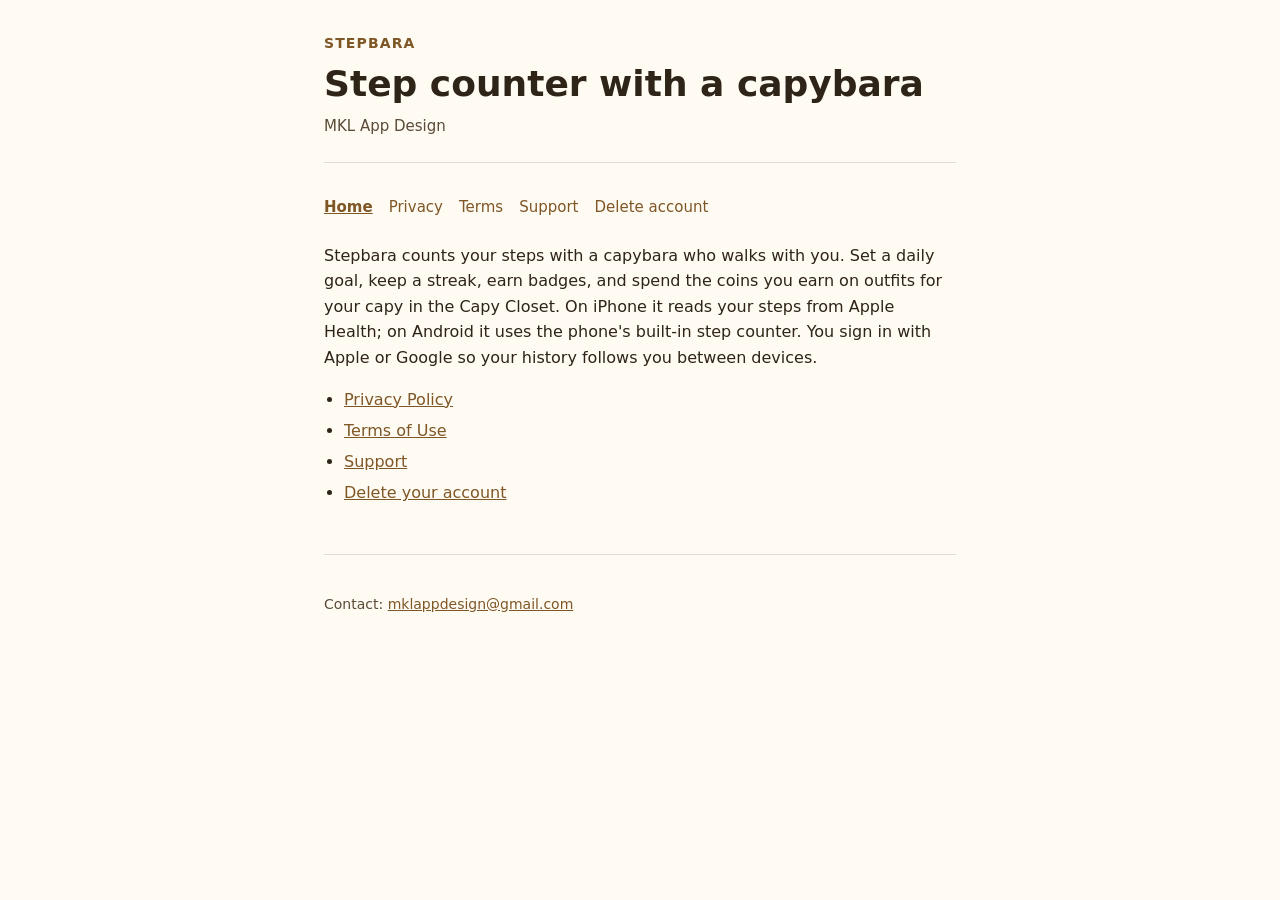
<file: index.html>
<!DOCTYPE html>
<html lang="en">
  <head>
    <meta charset="utf-8" />
    <meta name="viewport" content="width=device-width, initial-scale=1" />
    <title>Stepbara — Legal &amp; support</title>
    <meta
      name="description"
      content="Stepbara is a step counter with a capybara. Legal pages and support."
    />
    <link rel="stylesheet" href="assets/site.css" />
  </head>
  <body>
    <main class="page">
      <header class="header">
        <p class="eyebrow">Stepbara</p>
        <h1>Step counter with a capybara</h1>
        <p class="meta">MKL App Design</p>
      </header>

      <nav class="site-nav" aria-label="Legal">
        <a href="./" aria-current="page">Home</a>
        <a href="privacy-policy/">Privacy</a>
        <a href="terms/">Terms</a>
        <a href="support/">Support</a>
        <a href="delete-account/">Delete account</a>
      </nav>

      <article class="content">
        <p>
          Stepbara counts your steps with a capybara who walks with you. Set a
          daily goal, keep a streak, earn badges, and spend the coins you earn
          on outfits for your capy in the Capy Closet. On iPhone it reads your
          steps from Apple Health; on Android it uses the phone's built-in step
          counter. You sign in with Apple or Google so your history follows you
          between devices.
        </p>
        <ul>
          <li><a href="privacy-policy/">Privacy Policy</a></li>
          <li><a href="terms/">Terms of Use</a></li>
          <li><a href="support/">Support</a></li>
          <li><a href="delete-account/">Delete your account</a></li>
        </ul>
      </article>

      <footer class="footer">
        <p>Contact: <a href="mailto:mklappdesign@gmail.com">mklappdesign@gmail.com</a></p>
      </footer>
    </main>
  </body>
</html>
</file>
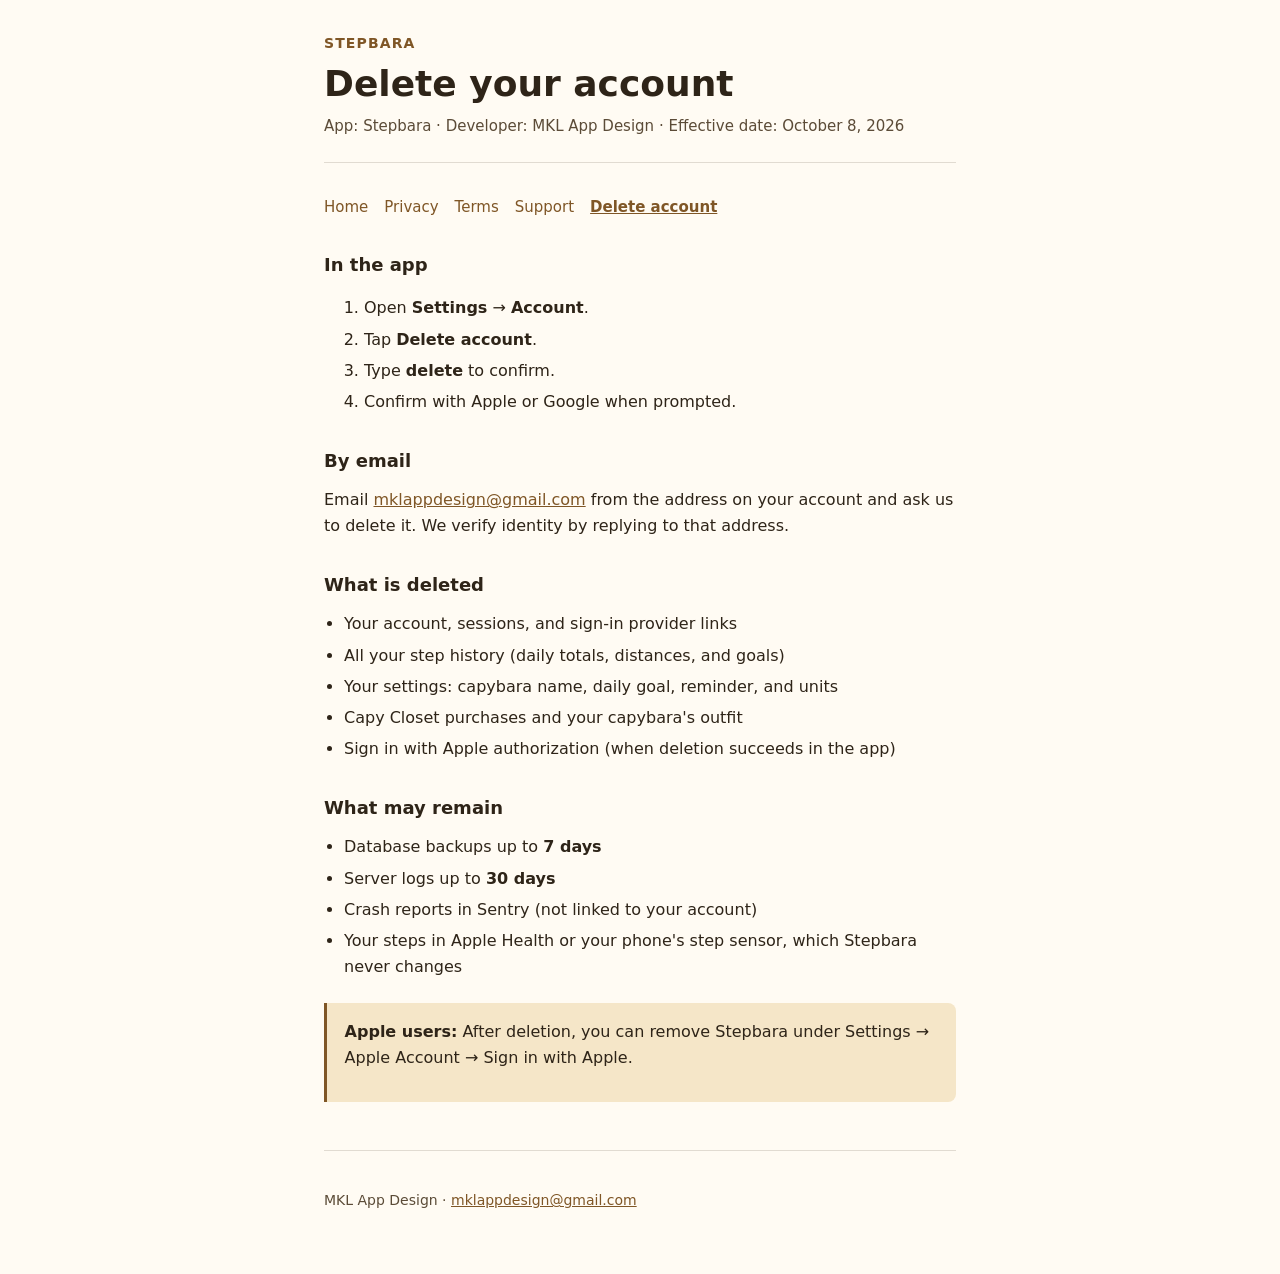
<file: delete-account/index.html>
<!DOCTYPE html>
<html lang="en">
  <head>
    <meta charset="utf-8" />
    <meta name="viewport" content="width=device-width, initial-scale=1" />
    <title>Delete account — Stepbara</title>
    <link rel="stylesheet" href="../assets/site.css" />
  </head>
  <body>
    <main class="page">
      <header class="header">
        <p class="eyebrow">Stepbara</p>
        <h1>Delete your account</h1>
        <p class="meta">App: Stepbara · Developer: MKL App Design · Effective date: October 8, 2026</p>
      </header>

      <nav class="site-nav" aria-label="Legal">
        <a href="../">Home</a>
        <a href="../privacy-policy/">Privacy</a>
        <a href="../terms/">Terms</a>
        <a href="../support/">Support</a>
        <a href="../delete-account/" aria-current="page">Delete account</a>
      </nav>

      <article class="content">
        <h2>In the app</h2>
        <ol>
          <li>Open <strong>Settings</strong> → <strong>Account</strong>.</li>
          <li>Tap <strong>Delete account</strong>.</li>
          <li>Type <strong>delete</strong> to confirm.</li>
          <li>Confirm with Apple or Google when prompted.</li>
        </ol>

        <h2>By email</h2>
        <p>Email <a href="mailto:mklappdesign@gmail.com">mklappdesign@gmail.com</a> from the address on your account and ask us to delete it. We verify identity by replying to that address.</p>

        <h2>What is deleted</h2>
        <ul>
          <li>Your account, sessions, and sign-in provider links</li>
          <li>All your step history (daily totals, distances, and goals)</li>
          <li>Your settings: capybara name, daily goal, reminder, and units</li>
          <li>Capy Closet purchases and your capybara's outfit</li>
          <li>Sign in with Apple authorization (when deletion succeeds in the app)</li>
        </ul>

        <h2>What may remain</h2>
        <ul>
          <li>Database backups up to <strong>7 days</strong></li>
          <li>Server logs up to <strong>30 days</strong></li>
          <li>Crash reports in Sentry (not linked to your account)</li>
          <li>Your steps in Apple Health or your phone's step sensor, which Stepbara never changes</li>
        </ul>

        <div class="callout">
          <p><strong>Apple users:</strong> After deletion, you can remove Stepbara under Settings → Apple Account → Sign in with Apple.</p>
        </div>
      </article>

      <footer class="footer">
        <p>MKL App Design · <a href="mailto:mklappdesign@gmail.com">mklappdesign@gmail.com</a></p>
      </footer>
    </main>
  </body>
</html>
</file>
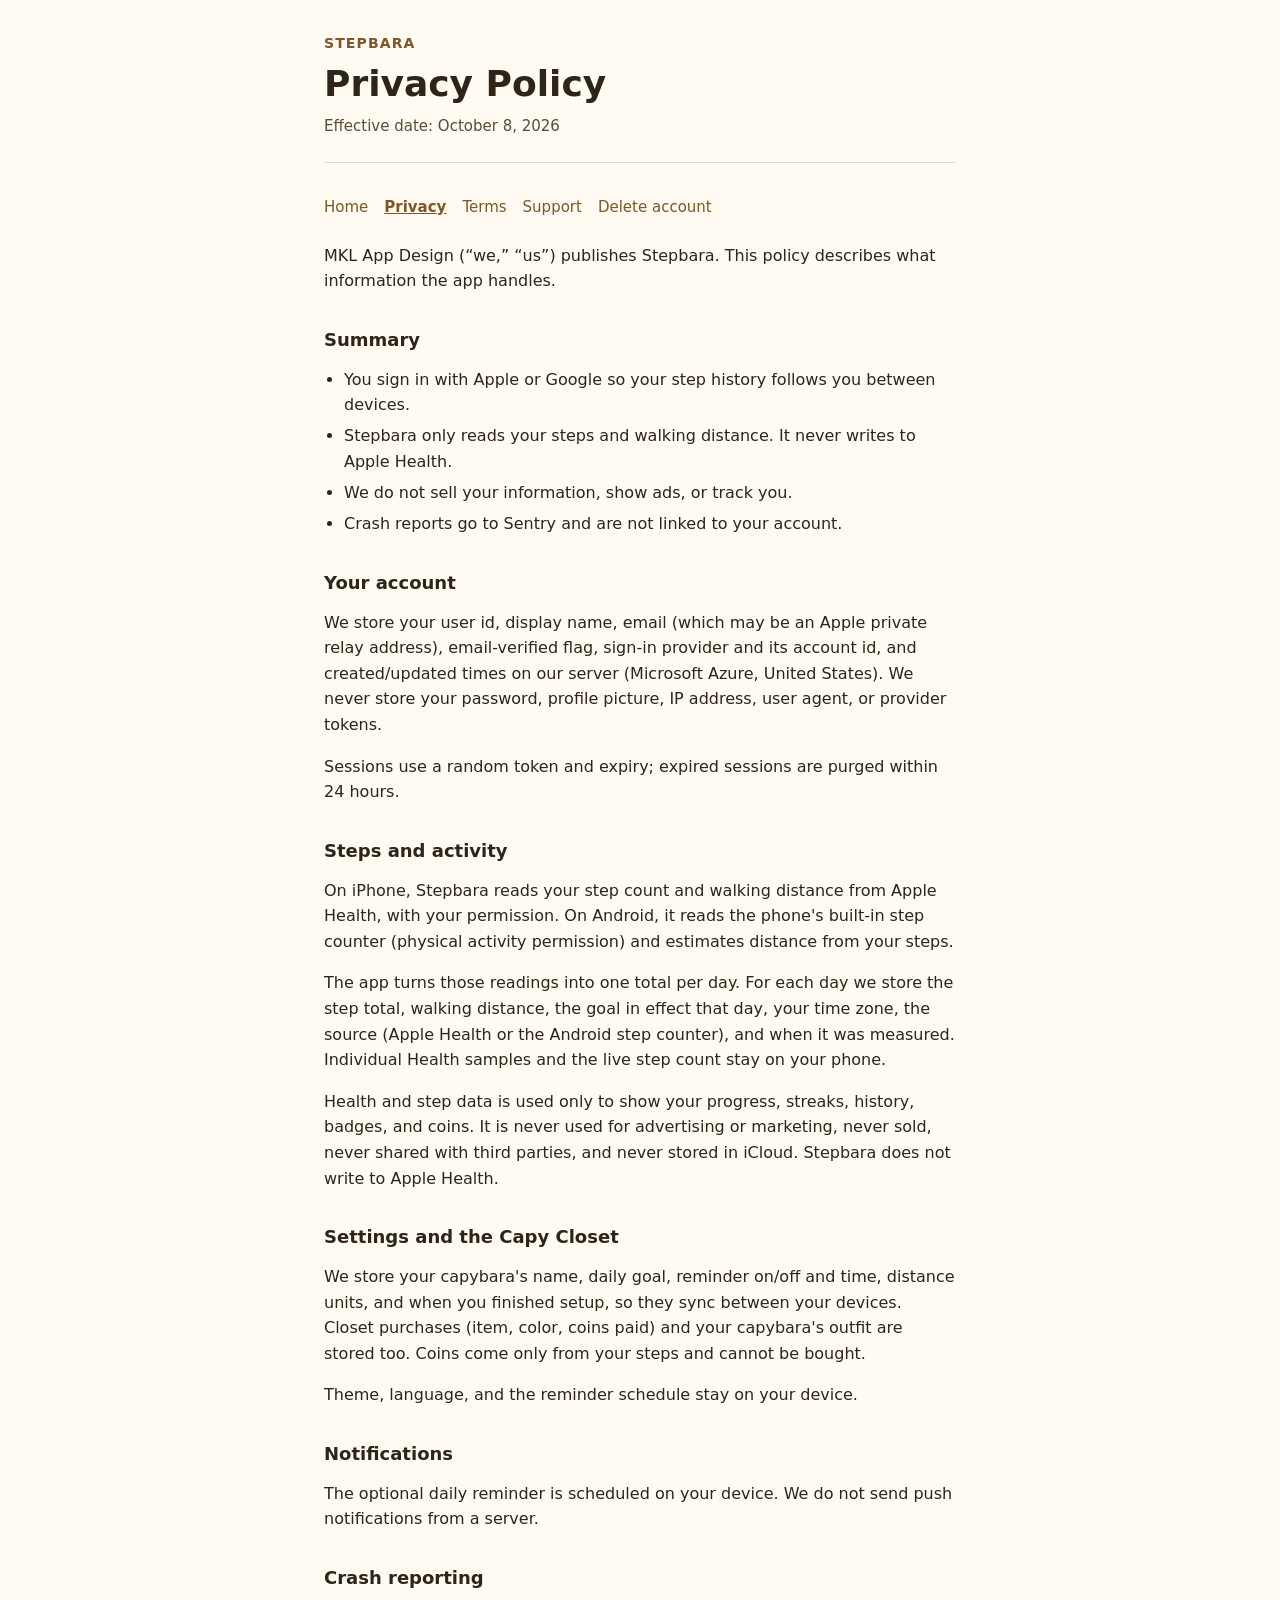
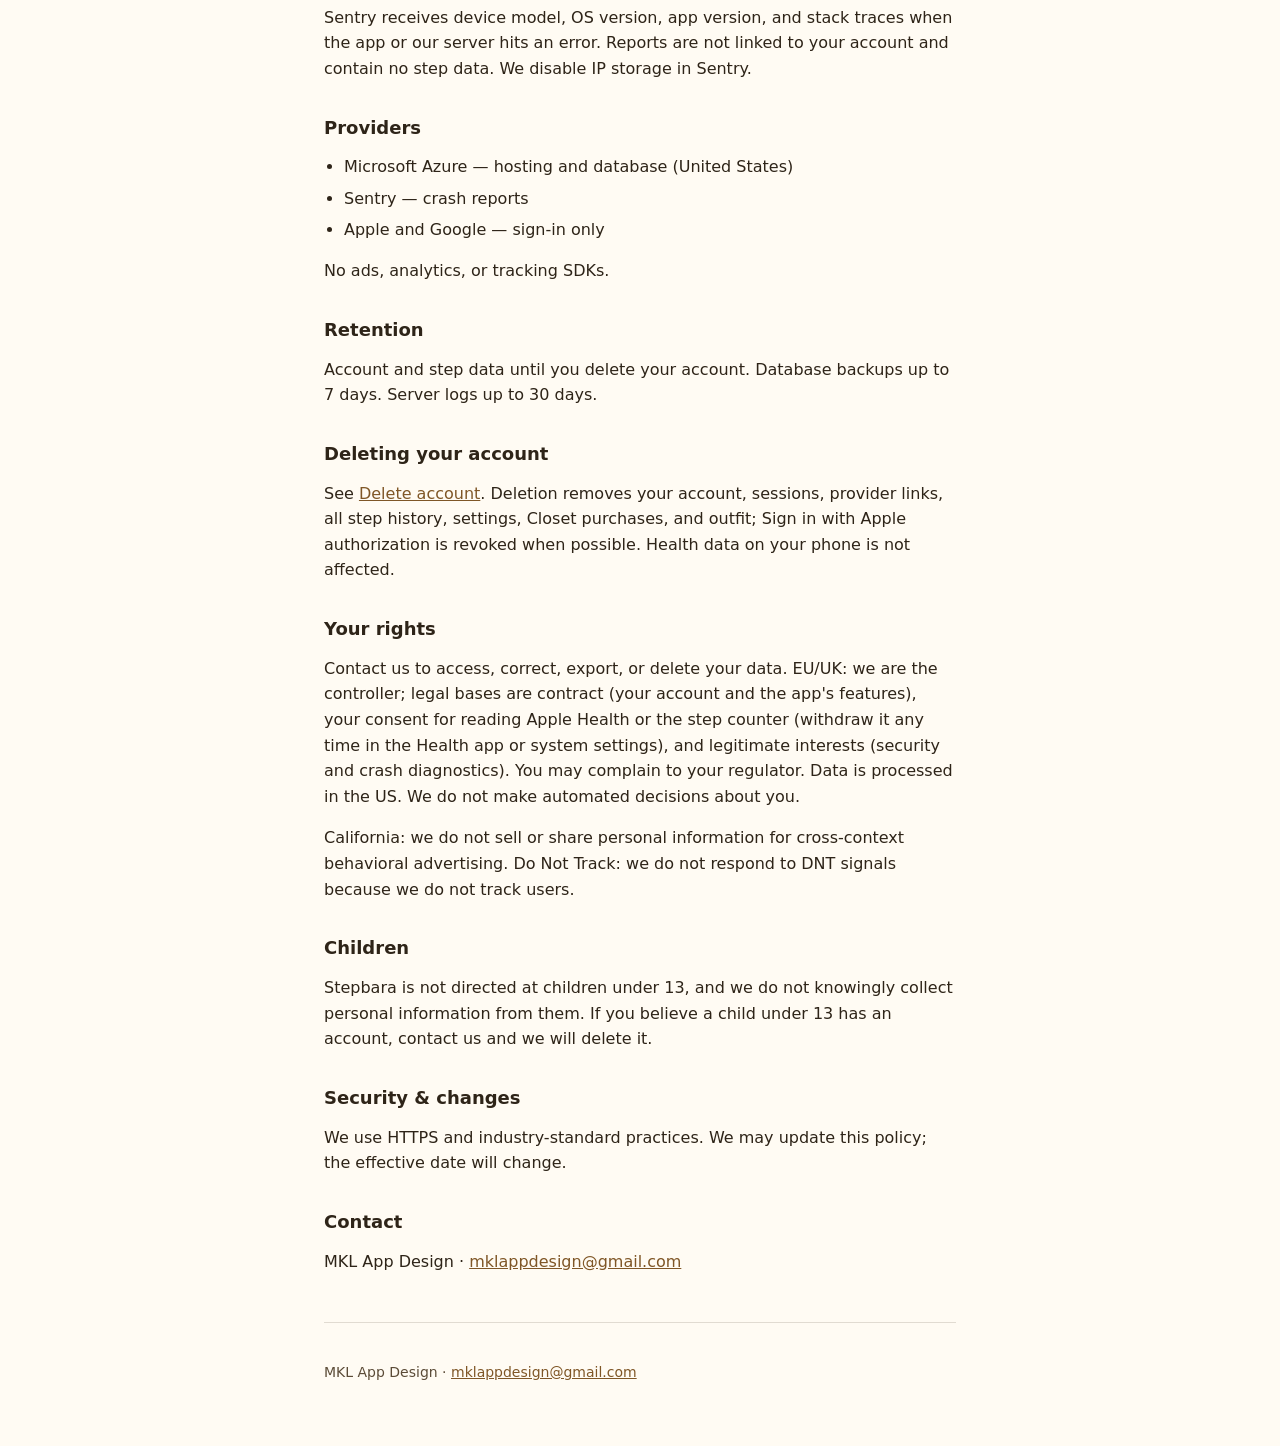
<file: privacy-policy/index.html>
<!DOCTYPE html>
<html lang="en">
  <head>
    <meta charset="utf-8" />
    <meta name="viewport" content="width=device-width, initial-scale=1" />
    <title>Privacy Policy — Stepbara</title>
    <meta name="description" content="Privacy policy for Stepbara." />
    <link rel="stylesheet" href="../assets/site.css" />
  </head>
  <body>
    <main class="page">
      <header class="header">
        <p class="eyebrow">Stepbara</p>
        <h1>Privacy Policy</h1>
        <p class="meta">Effective date: October 8, 2026</p>
      </header>

      <nav class="site-nav" aria-label="Legal">
        <a href="../">Home</a>
        <a href="../privacy-policy/" aria-current="page">Privacy</a>
        <a href="../terms/">Terms</a>
        <a href="../support/">Support</a>
        <a href="../delete-account/">Delete account</a>
      </nav>

      <article class="content">
        <p>MKL App Design (&ldquo;we,&rdquo; &ldquo;us&rdquo;) publishes Stepbara. This policy describes what information the app handles.</p>

        <h2>Summary</h2>
        <ul>
          <li>You sign in with Apple or Google so your step history follows you between devices.</li>
          <li>Stepbara only reads your steps and walking distance. It never writes to Apple Health.</li>
          <li>We do not sell your information, show ads, or track you.</li>
          <li>Crash reports go to Sentry and are not linked to your account.</li>
        </ul>

        <h2>Your account</h2>
        <p>We store your user id, display name, email (which may be an Apple private relay address), email-verified flag, sign-in provider and its account id, and created/updated times on our server (Microsoft Azure, United States). We never store your password, profile picture, IP address, user agent, or provider tokens.</p>
        <p>Sessions use a random token and expiry; expired sessions are purged within 24 hours.</p>

        <h2>Steps and activity</h2>
        <p>On iPhone, Stepbara reads your step count and walking distance from Apple Health, with your permission. On Android, it reads the phone's built-in step counter (physical activity permission) and estimates distance from your steps.</p>
        <p>The app turns those readings into one total per day. For each day we store the step total, walking distance, the goal in effect that day, your time zone, the source (Apple Health or the Android step counter), and when it was measured. Individual Health samples and the live step count stay on your phone.</p>
        <p>Health and step data is used only to show your progress, streaks, history, badges, and coins. It is never used for advertising or marketing, never sold, never shared with third parties, and never stored in iCloud. Stepbara does not write to Apple Health.</p>

        <h2>Settings and the Capy Closet</h2>
        <p>We store your capybara's name, daily goal, reminder on/off and time, distance units, and when you finished setup, so they sync between your devices. Closet purchases (item, color, coins paid) and your capybara's outfit are stored too. Coins come only from your steps and cannot be bought.</p>
        <p>Theme, language, and the reminder schedule stay on your device.</p>

        <h2>Notifications</h2>
        <p>The optional daily reminder is scheduled on your device. We do not send push notifications from a server.</p>

        <h2>Crash reporting</h2>
        <p>Sentry receives device model, OS version, app version, and stack traces when the app or our server hits an error. Reports are not linked to your account and contain no step data. We disable IP storage in Sentry.</p>

        <h2>Providers</h2>
        <ul>
          <li>Microsoft Azure — hosting and database (United States)</li>
          <li>Sentry — crash reports</li>
          <li>Apple and Google — sign-in only</li>
        </ul>
        <p>No ads, analytics, or tracking SDKs.</p>

        <h2>Retention</h2>
        <p>Account and step data until you delete your account. Database backups up to 7 days. Server logs up to 30 days.</p>

        <h2>Deleting your account</h2>
        <p>See <a href="../delete-account/">Delete account</a>. Deletion removes your account, sessions, provider links, all step history, settings, Closet purchases, and outfit; Sign in with Apple authorization is revoked when possible. Health data on your phone is not affected.</p>

        <h2>Your rights</h2>
        <p>Contact us to access, correct, export, or delete your data. EU/UK: we are the controller; legal bases are contract (your account and the app's features), your consent for reading Apple Health or the step counter (withdraw it any time in the Health app or system settings), and legitimate interests (security and crash diagnostics). You may complain to your regulator. Data is processed in the US. We do not make automated decisions about you.</p>
        <p>California: we do not sell or share personal information for cross-context behavioral advertising. Do Not Track: we do not respond to DNT signals because we do not track users.</p>

        <h2>Children</h2>
        <p>Stepbara is not directed at children under 13, and we do not knowingly collect personal information from them. If you believe a child under 13 has an account, contact us and we will delete it.</p>

        <h2>Security &amp; changes</h2>
        <p>We use HTTPS and industry-standard practices. We may update this policy; the effective date will change.</p>

        <h2>Contact</h2>
        <p>MKL App Design · <a href="mailto:mklappdesign@gmail.com">mklappdesign@gmail.com</a></p>
      </article>

      <footer class="footer">
        <p>MKL App Design · <a href="mailto:mklappdesign@gmail.com">mklappdesign@gmail.com</a></p>
      </footer>
    </main>
  </body>
</html>
</file>
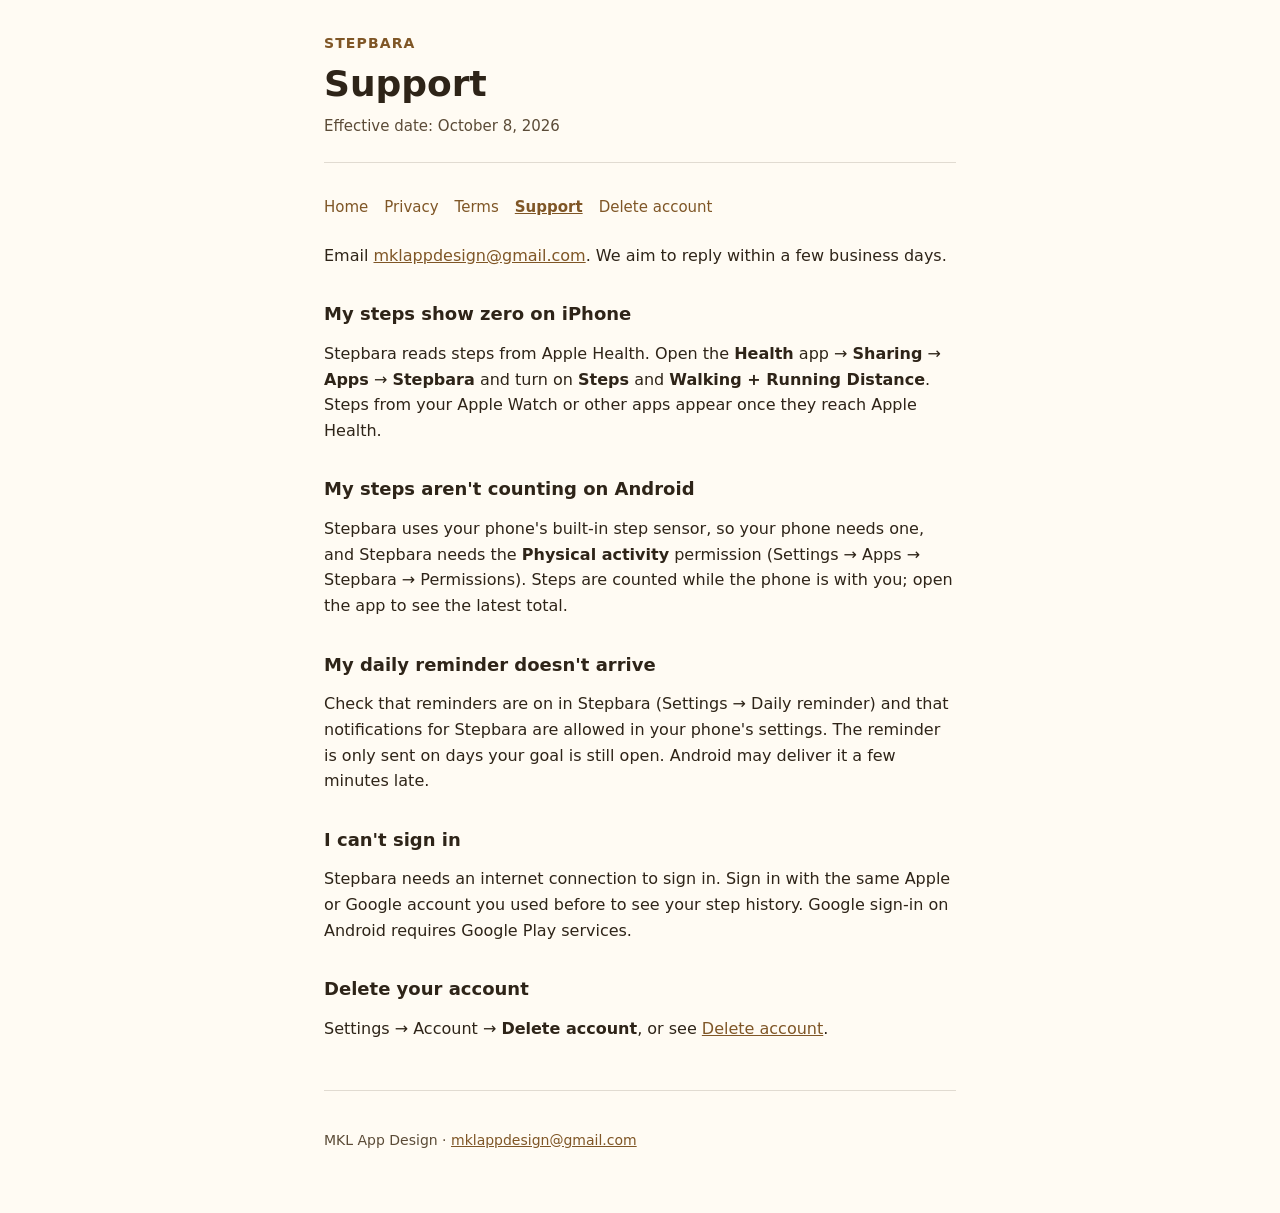
<file: support/index.html>
<!DOCTYPE html>
<html lang="en">
  <head>
    <meta charset="utf-8" />
    <meta name="viewport" content="width=device-width, initial-scale=1" />
    <title>Support — Stepbara</title>
    <link rel="stylesheet" href="../assets/site.css" />
  </head>
  <body>
    <main class="page">
      <header class="header">
        <p class="eyebrow">Stepbara</p>
        <h1>Support</h1>
        <p class="meta">Effective date: October 8, 2026</p>
      </header>

      <nav class="site-nav" aria-label="Legal">
        <a href="../">Home</a>
        <a href="../privacy-policy/">Privacy</a>
        <a href="../terms/">Terms</a>
        <a href="../support/" aria-current="page">Support</a>
        <a href="../delete-account/">Delete account</a>
      </nav>

      <article class="content">
        <p>Email <a href="mailto:mklappdesign@gmail.com">mklappdesign@gmail.com</a>. We aim to reply within a few business days.</p>

        <h2>My steps show zero on iPhone</h2>
        <p>Stepbara reads steps from Apple Health. Open the <strong>Health</strong> app → <strong>Sharing</strong> → <strong>Apps</strong> → <strong>Stepbara</strong> and turn on <strong>Steps</strong> and <strong>Walking + Running Distance</strong>. Steps from your Apple Watch or other apps appear once they reach Apple Health.</p>

        <h2>My steps aren't counting on Android</h2>
        <p>Stepbara uses your phone's built-in step sensor, so your phone needs one, and Stepbara needs the <strong>Physical activity</strong> permission (Settings → Apps → Stepbara → Permissions). Steps are counted while the phone is with you; open the app to see the latest total.</p>

        <h2>My daily reminder doesn't arrive</h2>
        <p>Check that reminders are on in Stepbara (Settings → Daily reminder) and that notifications for Stepbara are allowed in your phone's settings. The reminder is only sent on days your goal is still open. Android may deliver it a few minutes late.</p>

        <h2>I can't sign in</h2>
        <p>Stepbara needs an internet connection to sign in. Sign in with the same Apple or Google account you used before to see your step history. Google sign-in on Android requires Google Play services.</p>

        <h2>Delete your account</h2>
        <p>Settings → Account → <strong>Delete account</strong>, or see <a href="../delete-account/">Delete account</a>.</p>
      </article>

      <footer class="footer">
        <p>MKL App Design · <a href="mailto:mklappdesign@gmail.com">mklappdesign@gmail.com</a></p>
      </footer>
    </main>
  </body>
</html>
</file>
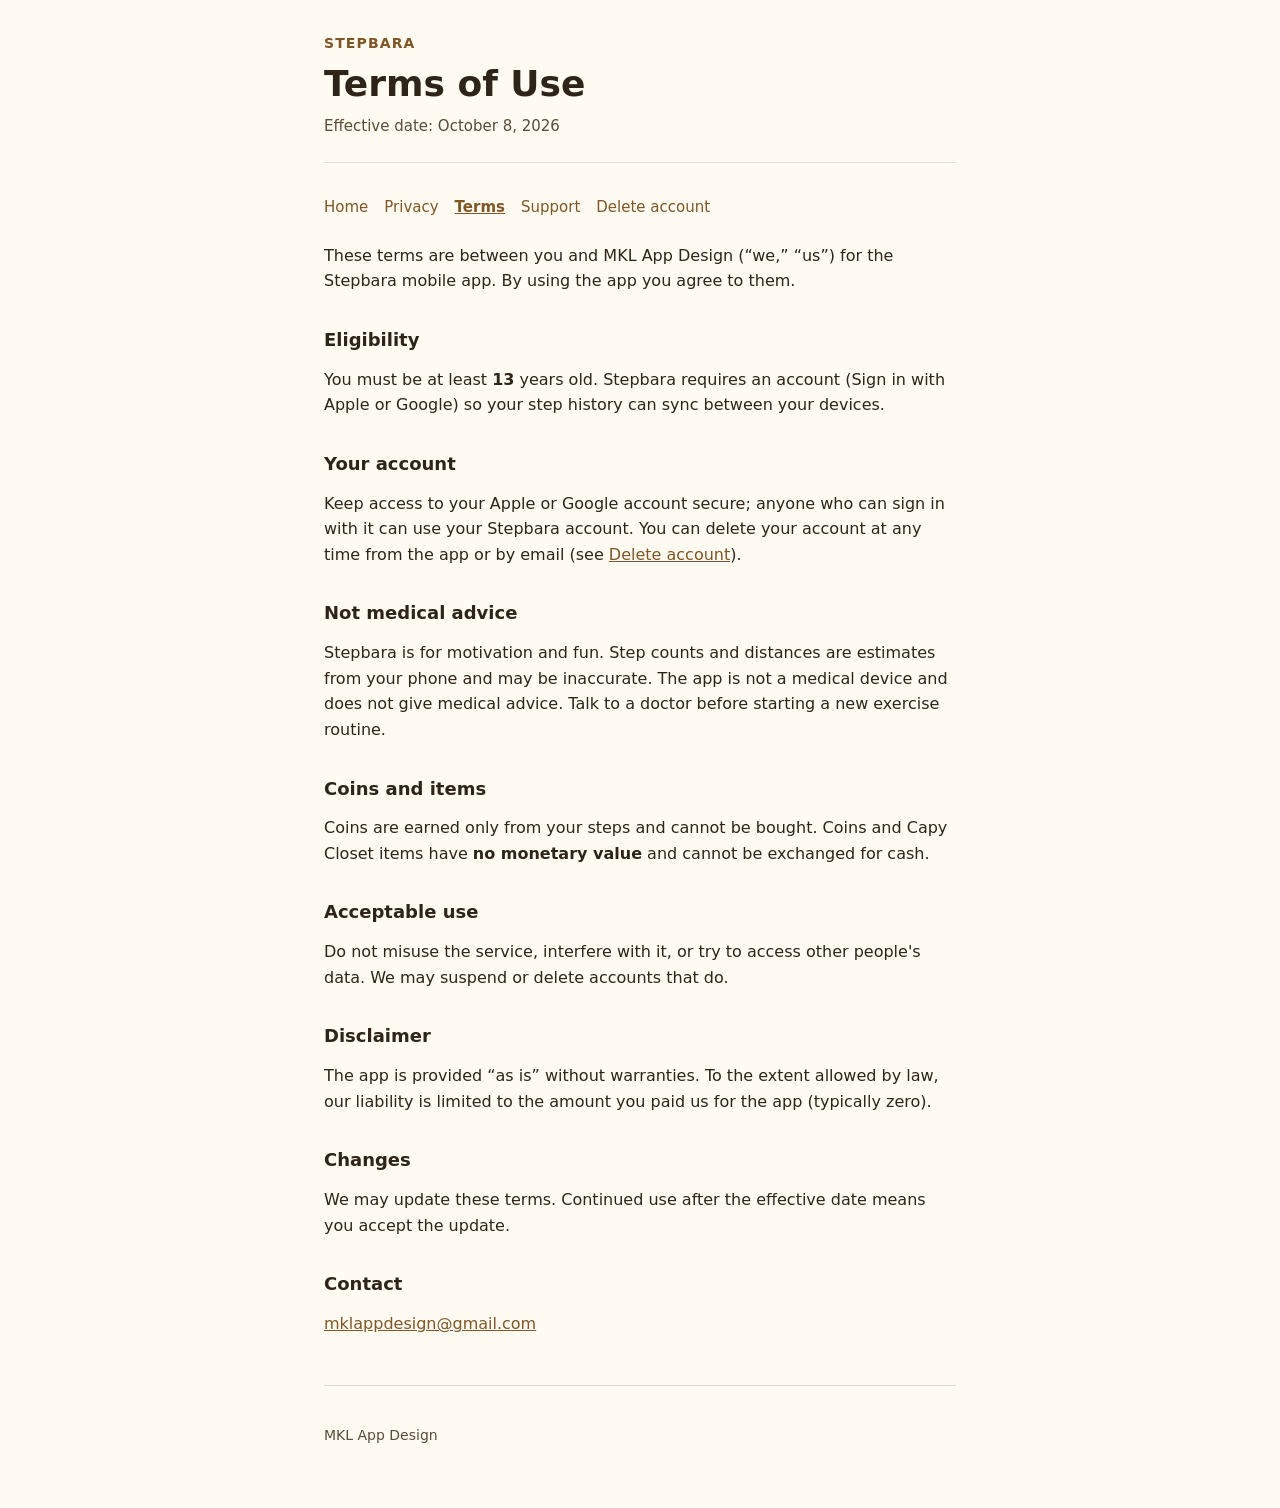
<file: terms/index.html>
<!DOCTYPE html>
<html lang="en">
  <head>
    <meta charset="utf-8" />
    <meta name="viewport" content="width=device-width, initial-scale=1" />
    <title>Terms of Use — Stepbara</title>
    <link rel="stylesheet" href="../assets/site.css" />
  </head>
  <body>
    <main class="page">
      <header class="header">
        <p class="eyebrow">Stepbara</p>
        <h1>Terms of Use</h1>
        <p class="meta">Effective date: October 8, 2026</p>
      </header>

      <nav class="site-nav" aria-label="Legal">
        <a href="../">Home</a>
        <a href="../privacy-policy/">Privacy</a>
        <a href="../terms/" aria-current="page">Terms</a>
        <a href="../support/">Support</a>
        <a href="../delete-account/">Delete account</a>
      </nav>

      <article class="content">
        <p>These terms are between you and MKL App Design (&ldquo;we,&rdquo; &ldquo;us&rdquo;) for the Stepbara mobile app. By using the app you agree to them.</p>

        <h2>Eligibility</h2>
        <p>You must be at least <strong>13</strong> years old. Stepbara requires an account (Sign in with Apple or Google) so your step history can sync between your devices.</p>

        <h2>Your account</h2>
        <p>Keep access to your Apple or Google account secure; anyone who can sign in with it can use your Stepbara account. You can delete your account at any time from the app or by email (see <a href="../delete-account/">Delete account</a>).</p>

        <h2>Not medical advice</h2>
        <p>Stepbara is for motivation and fun. Step counts and distances are estimates from your phone and may be inaccurate. The app is not a medical device and does not give medical advice. Talk to a doctor before starting a new exercise routine.</p>

        <h2>Coins and items</h2>
        <p>Coins are earned only from your steps and cannot be bought. Coins and Capy Closet items have <strong>no monetary value</strong> and cannot be exchanged for cash.</p>

        <h2>Acceptable use</h2>
        <p>Do not misuse the service, interfere with it, or try to access other people's data. We may suspend or delete accounts that do.</p>

        <h2>Disclaimer</h2>
        <p>The app is provided &ldquo;as is&rdquo; without warranties. To the extent allowed by law, our liability is limited to the amount you paid us for the app (typically zero).</p>

        <h2>Changes</h2>
        <p>We may update these terms. Continued use after the effective date means you accept the update.</p>

        <h2>Contact</h2>
        <p><a href="mailto:mklappdesign@gmail.com">mklappdesign@gmail.com</a></p>
      </article>

      <footer class="footer">
        <p>MKL App Design</p>
      </footer>
    </main>
  </body>
</html>
</file>
<file: assets/site.css>
:root {
  color-scheme: light dark;
  --bg: #241e18;
  --surface: #3a3229;
  --text: #f3e9da;
  --muted: #d8cbb8;
  --accent: #e2b77a;
  --border: rgba(255, 255, 255, 0.1);
  --max-width: 42rem;
  font-family: system-ui, -apple-system, "Segoe UI", Roboto, sans-serif;
  line-height: 1.6;
}

@media (prefers-color-scheme: light) {
  :root {
    --bg: #fffbf3;
    --surface: #f5e6c8;
    --text: #2e2418;
    --muted: #5b4b37;
    /* Darker than the app's #A9793F so links and small text keep 4.5:1 contrast on cream. */
    --accent: #7f5626;
    --border: rgba(91, 75, 55, 0.18);
  }
}

* {
  box-sizing: border-box;
}

body {
  margin: 0;
  background: var(--bg);
  color: var(--text);
}

.page {
  max-width: var(--max-width);
  margin: 0 auto;
  padding: 2rem 1.25rem 3rem;
}

.header {
  margin-bottom: 2rem;
  padding-bottom: 1.5rem;
  border-bottom: 1px solid var(--border);
}

.eyebrow {
  margin: 0 0 0.5rem;
  font-size: 0.875rem;
  font-weight: 600;
  letter-spacing: 0.08em;
  text-transform: uppercase;
  color: var(--accent);
}

h1 {
  margin: 0 0 0.5rem;
  font-size: clamp(1.75rem, 5vw, 2.25rem);
  line-height: 1.2;
}

.meta {
  margin: 0;
  color: var(--muted);
  font-size: 0.9375rem;
}

.content h2 {
  margin: 2rem 0 0.75rem;
  font-size: 1.125rem;
}

.content p,
.content ul {
  margin: 0 0 1rem;
}

.content ul {
  padding-left: 1.25rem;
}

.content li {
  margin-bottom: 0.35rem;
}

a {
  color: var(--accent);
}

.footer {
  margin-top: 3rem;
  padding-top: 1.5rem;
  border-top: 1px solid var(--border);
  color: var(--muted);
  font-size: 0.875rem;
}

.site-nav {
  display: flex;
  flex-wrap: wrap;
  gap: 0.5rem 1rem;
  margin: 0 0 1.5rem;
  font-size: 0.9375rem;
}

.site-nav a {
  text-decoration: none;
}

.site-nav a[aria-current="page"] {
  font-weight: 600;
  text-decoration: underline;
}

.content table {
  width: 100%;
  border-collapse: collapse;
  margin: 0 0 1rem;
  font-size: 0.9375rem;
}

.content th,
.content td {
  border: 1px solid var(--border);
  padding: 0.5rem 0.65rem;
  text-align: left;
  vertical-align: top;
}

.callout {
  margin: 1.5rem 0;
  padding: 1rem 1.1rem;
  border-left: 3px solid var(--accent);
  background: var(--surface);
  border-radius: 0 0.5rem 0.5rem 0;
}
</file>
